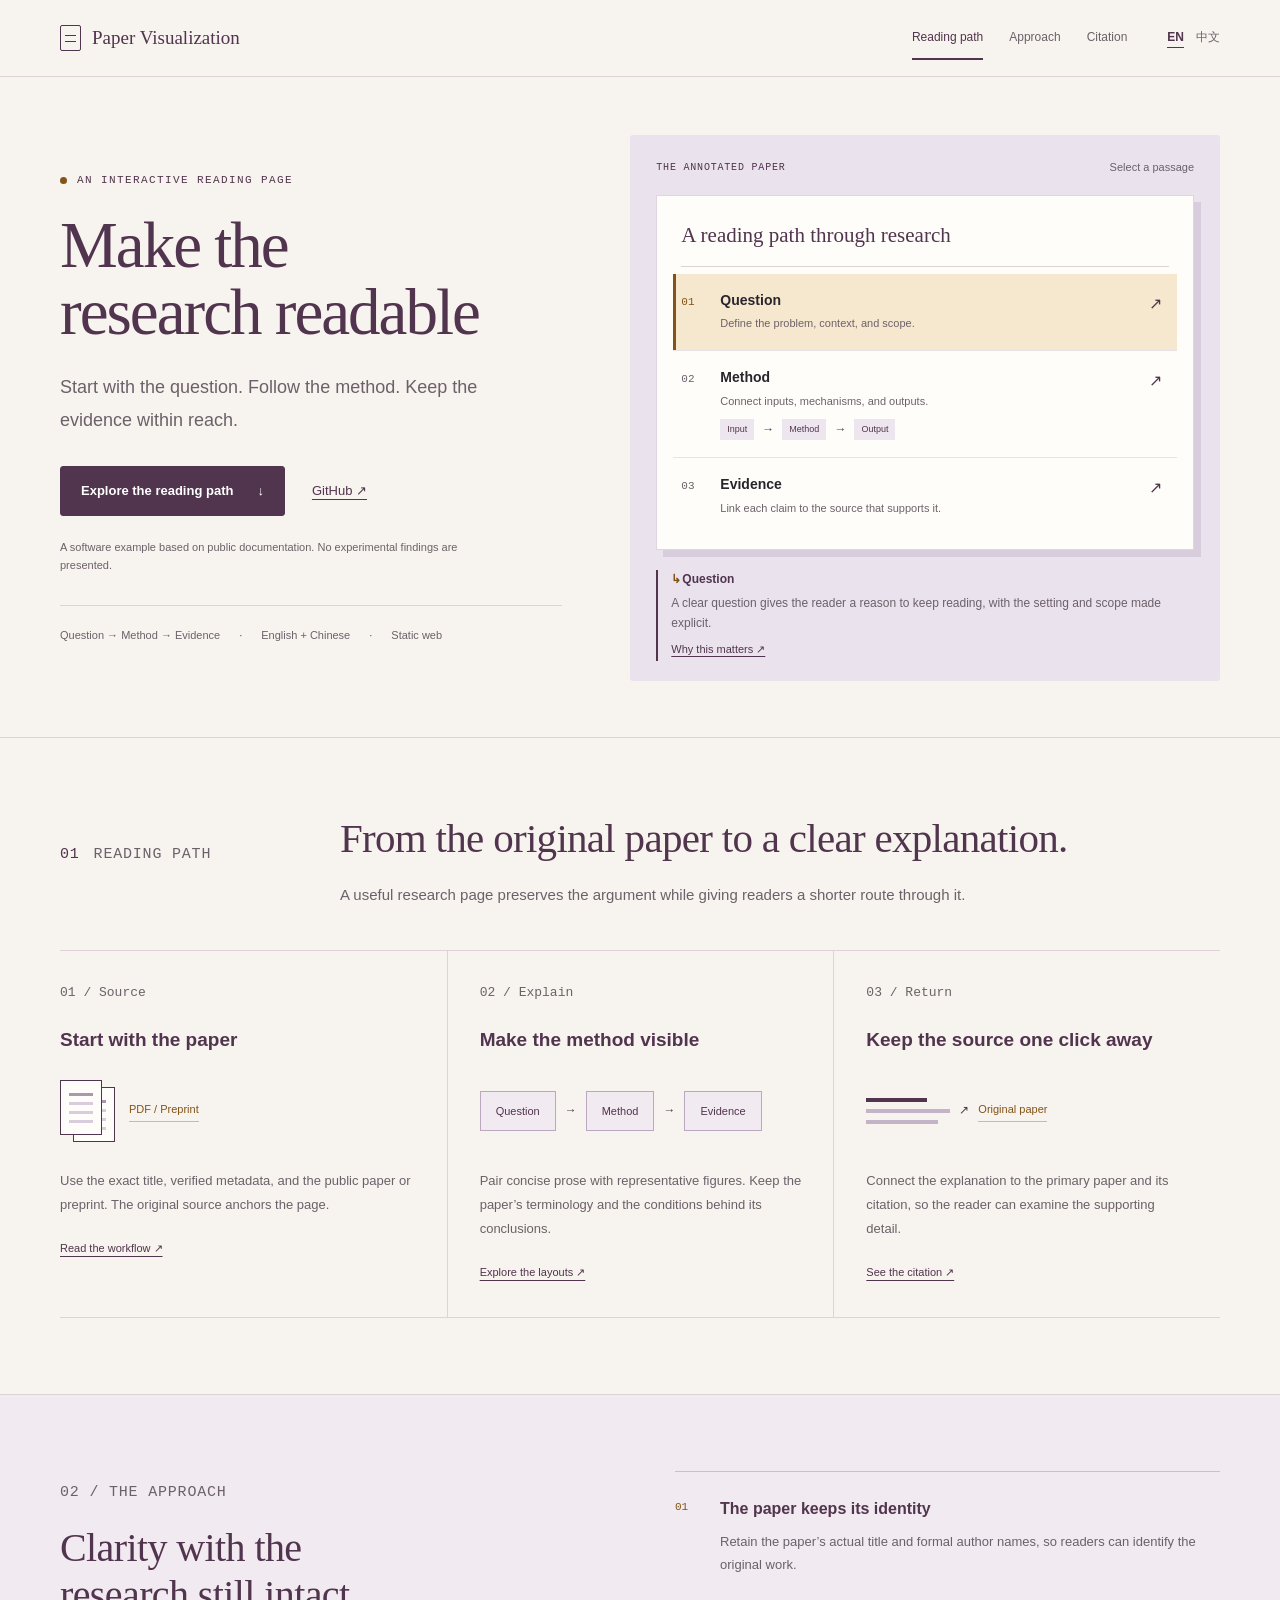
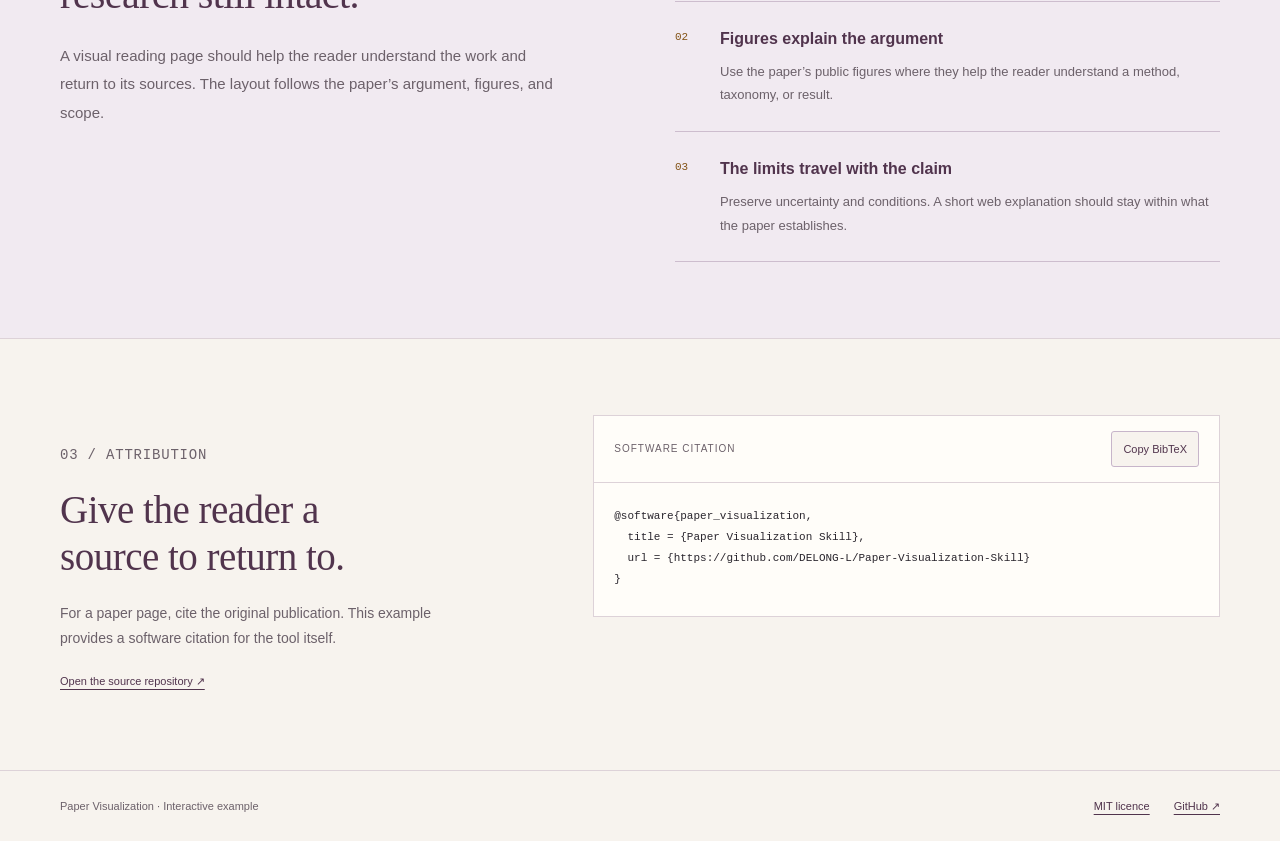
<file: examples/reading-demo/site/index.html>
<!doctype html>
<html lang="en">
<head>
  <meta charset="utf-8">
  <meta name="viewport" content="width=device-width,initial-scale=1">
  <title>Make the research readable</title>
  <meta name="description" content="Explore an interactive, bilingual reading page from the Paper Visualization skill.">
  <meta name="theme-color" content="#f7f3ee">
  <link rel="canonical" href="https://delong-l.github.io/Paper-Visualization-Skill/">
  <meta property="og:title" content="Make the research readable">
  <meta property="og:description" content="Explore an interactive, bilingual reading page from the Paper Visualization skill.">
  <meta property="og:type" content="website">
  <meta property="og:url" content="https://delong-l.github.io/Paper-Visualization-Skill/">
  <meta property="og:image" content="https://delong-l.github.io/Paper-Visualization-Skill/assets/preview-en.png">
  <meta name="twitter:card" content="summary_large_image">
  <meta name="twitter:title" content="Make the research readable">
  <meta name="twitter:description" content="Explore an interactive, bilingual reading page from the Paper Visualization skill.">
  <link rel="stylesheet" href="styles.css">
  <link rel="alternate" hreflang="en" href="https://delong-l.github.io/Paper-Visualization-Skill/" data-generated="alternate">
  <link rel="alternate" hreflang="zh-CN" href="https://delong-l.github.io/Paper-Visualization-Skill/zh/" data-generated="alternate">
  <link rel="alternate" hreflang="x-default" href="https://delong-l.github.io/Paper-Visualization-Skill/" data-generated="alternate">
</head>
<body id="top">
  <header class="site-header"><div class="shell topbar">
    <a class="brand serif" href="#top" aria-label="Back to top"><span class="brand-mark" aria-hidden="true"></span>Paper Visualization</a>
    <div class="header-end"><nav class="nav-links" aria-label="Primary navigation"><a href="#reading-path">Reading path</a><a href="#approach">Approach</a><a href="#citation">Citation</a></nav><nav class="languages" aria-label="Language"><a href="./" data-language lang="en" aria-current="page">EN</a><a href="zh/" data-language lang="zh-CN" >中文</a></nav></div>
  </div><div class="reading-progress" aria-hidden="true"></div></header>
  <main>
    <section class="hero"><div class="shell hero-grid">
      <div class="hero-copy"><p class="eyebrow">An interactive reading page</p><h1>Make the research readable</h1><p class="lede">Start with the question. Follow the method. Keep the evidence within reach.</p><div class="hero-actions"><a class="button-primary" href="#reading-path">Explore the reading path<span aria-hidden="true">↓</span></a><a class="quiet-link" href="https://github.com/DELONG-L/Paper-Visualization-Skill">GitHub ↗</a></div><p class="hero-note">A software example based on public documentation. No experimental findings are presented.</p><div class="fact-line"><span>Question → Method → Evidence</span><span>English + Chinese</span><span>Static web</span></div></div>
      <figure class="reading-canvas"><figcaption class="canvas-heading"><span>The annotated paper</span><span>Select a passage</span></figcaption><div class="paper-sheet"><p class="paper-heading serif">A reading path through research</p><div class="passage-list" role="tablist" aria-label="Select a reading passage" aria-orientation="vertical"><button class="passage" type="button" role="tab" id="passage-0" aria-selected="true" aria-controls="annotation-0" aria-label="Question" tabindex="0"><span class="passage-index">01</span><span><strong>Question</strong><small>Define the problem, context, and scope.</small></span><span class="passage-arrow" aria-hidden="true">↗</span></button><button class="passage" type="button" role="tab" id="passage-1" aria-selected="false" aria-controls="annotation-1" aria-label="Method" tabindex="-1"><span class="passage-index">02</span><span><strong>Method</strong><small>Connect inputs, mechanisms, and outputs.</small><span class="mechanism-mini" aria-hidden="true"><i>Input</i><b>→</b><i>Method</i><b>→</b><i>Output</i></span></span><span class="passage-arrow" aria-hidden="true">↗</span></button><button class="passage" type="button" role="tab" id="passage-2" aria-selected="false" aria-controls="annotation-2" aria-label="Evidence" tabindex="-1"><span class="passage-index">03</span><span><strong>Evidence</strong><small>Link each claim to the source that supports it.</small></span><span class="passage-arrow" aria-hidden="true">↗</span></button></div></div><div class="annotation" role="tabpanel" id="annotation-0" aria-labelledby="passage-0" tabindex="0" ><strong class="annotation-label">Question</strong><p>A clear question gives the reader a reason to keep reading, with the setting and scope made explicit.</p><button type="button" data-sources aria-label="Why this matters ↗">Why this matters ↗</button></div><div class="annotation" role="tabpanel" id="annotation-1" aria-labelledby="passage-1" tabindex="0" hidden><strong class="annotation-label">Method</strong><p>An explanation should connect what goes into the method with what it does and what comes out.</p><button type="button" data-sources aria-label="Why this matters ↗">Why this matters ↗</button></div><div class="annotation" role="tabpanel" id="annotation-2" aria-labelledby="passage-2" tabindex="0" hidden><strong class="annotation-label">Evidence</strong><p>Keep the conditions and limitations beside the claim, with a route back to the original evidence.</p><button type="button" data-sources aria-label="Why this matters ↗">Why this matters ↗</button></div></figure>
    </div></section>
    <section class="section" id="reading-path"><div class="shell"><div class="section-heading"><p class="section-index"><span>01</span>Reading path</p><div><h2>From the original paper to a clear explanation.</h2><p>A useful research page preserves the argument while giving readers a shorter route through it.</p></div></div><div class="steps"><article class="step"><p class="step-label">01 / Source</p><h3>Start with the paper</h3><div class="step-graphic"><div class="paper-stack" aria-hidden="true"><span class="mini-page"></span><span class="mini-page offset"></span></div><span class="small-tag">PDF / Preprint</span></div><p>Use the exact title, verified metadata, and the public paper or preprint. The original source anchors the page.</p><a href="https://github.com/DELONG-L/Paper-Visualization-Skill/blob/main/skills/paper-visualization/references/workflow.md" target="_blank" rel="noopener noreferrer">Read the workflow ↗</a></article><article class="step"><p class="step-label">02 / Explain</p><h3>Make the method visible</h3><div class="step-graphic"><span class="outline-node">Question</span><span aria-hidden="true">→</span><span class="outline-node">Method</span><span aria-hidden="true">→</span><span class="outline-node">Evidence</span></div><p>Pair concise prose with representative figures. Keep the paper’s terminology and the conditions behind its conclusions.</p><a href="https://github.com/DELONG-L/Paper-Visualization-Skill/blob/main/skills/paper-visualization/references/config-schema.md" target="_blank" rel="noopener noreferrer">Explore the layouts ↗</a></article><article class="step"><p class="step-label">03 / Return</p><h3>Keep the source one click away</h3><div class="step-graphic"><span class="reader-lines" aria-hidden="true"><i></i><i></i><i></i></span><span aria-hidden="true">↗</span><span class="small-tag">Original paper</span></div><p>Connect the explanation to the primary paper and its citation, so the reader can examine the supporting detail.</p><a href="#citation" >See the citation ↗</a></article></div></div></section>
    <section class="section approach" id="approach"><div class="shell approach-grid"><div class="approach-copy"><p class="section-index">02 / The approach</p><h2>Clarity with the research still intact.</h2><p>A visual reading page should help the reader understand the work and return to its sources. The layout follows the paper’s argument, figures, and scope.</p></div><ol class="scope-list"><li><span class="scope-number">01</span><div><h3>The paper keeps its identity</h3><p>Retain the paper’s actual title and formal author names, so readers can identify the original work.</p></div></li><li><span class="scope-number">02</span><div><h3>Figures explain the argument</h3><p>Use the paper’s public figures where they help the reader understand a method, taxonomy, or result.</p></div></li><li><span class="scope-number">03</span><div><h3>The limits travel with the claim</h3><p>Preserve uncertainty and conditions. A short web explanation should stay within what the paper establishes.</p></div></li></ol></div></section>
    <section class="section" id="citation"><div class="shell citation-grid"><div class="citation-copy"><p class="section-index">03 / Attribution</p><h2>Give the reader a source to return to.</h2><p>For a paper page, cite the original publication. This example provides a software citation for the tool itself.</p><a class="citation-link" href="https://github.com/DELONG-L/Paper-Visualization-Skill">Open the source repository ↗</a></div><div><div class="citation-box"><div class="citation-top"><span>Software citation</span><button class="copy-button" type="button" id="copy-citation" data-copied="BibTeX copied." data-error="Could not copy. Select the BibTeX text below.">Copy BibTeX</button></div><pre><code id="bibtex">@software{paper_visualization,
  title = {Paper Visualization Skill},
  url = {https://github.com/DELONG-L/Paper-Visualization-Skill}
}</code></pre></div><p class="copy-status" role="status" id="copy-status" aria-live="polite"></p></div></div></section>
  </main>
  <footer class="site-footer"><div class="shell footer-row"><span>Paper Visualization · Interactive example</span><nav aria-label="Citation"><a href="https://github.com/DELONG-L/Paper-Visualization-Skill/blob/main/LICENSE">MIT licence</a><a href="https://github.com/DELONG-L/Paper-Visualization-Skill">GitHub ↗</a></nav></div></footer>
  <dialog id="sources" aria-labelledby="source-title"><div class="dialog-top"><h2 id="source-title">Sources behind this example</h2><button type="button" class="dialog-close" id="close-sources" aria-label="Close sources">×</button></div><div class="dialog-body"><p>The reading principles on this page come from the skill’s public documentation.</p><ul class="source-list"><li><a href="https://github.com/DELONG-L/Paper-Visualization-Skill/blob/main/skills/paper-visualization/references/workflow.md" target="_blank" rel="noopener noreferrer">Content workflow ↗</a><p>Exact titles, representative figures, faithful summaries, and public-source boundaries.</p></li><li><a href="https://github.com/DELONG-L/Paper-Visualization-Skill/blob/main/skills/paper-visualization/references/config-schema.md" target="_blank" rel="noopener noreferrer">Configuration schema ↗</a><p>Separate language routes, section layouts, metadata, figures, and citation fields.</p></li><li><a href="https://github.com/DELONG-L/Paper-Visualization-Skill/blob/main/skills/paper-visualization/SKILL.md" target="_blank" rel="noopener noreferrer">Skill instructions ↗</a><p>A structured starting point with the option to edit HTML, CSS, and JavaScript directly.</p></li></ul><p class="dialog-note">This is a software demonstration. It makes no claim about scientific effectiveness.</p></div></dialog>
  <script src="script.js"></script>
</body>
</html>
</file>
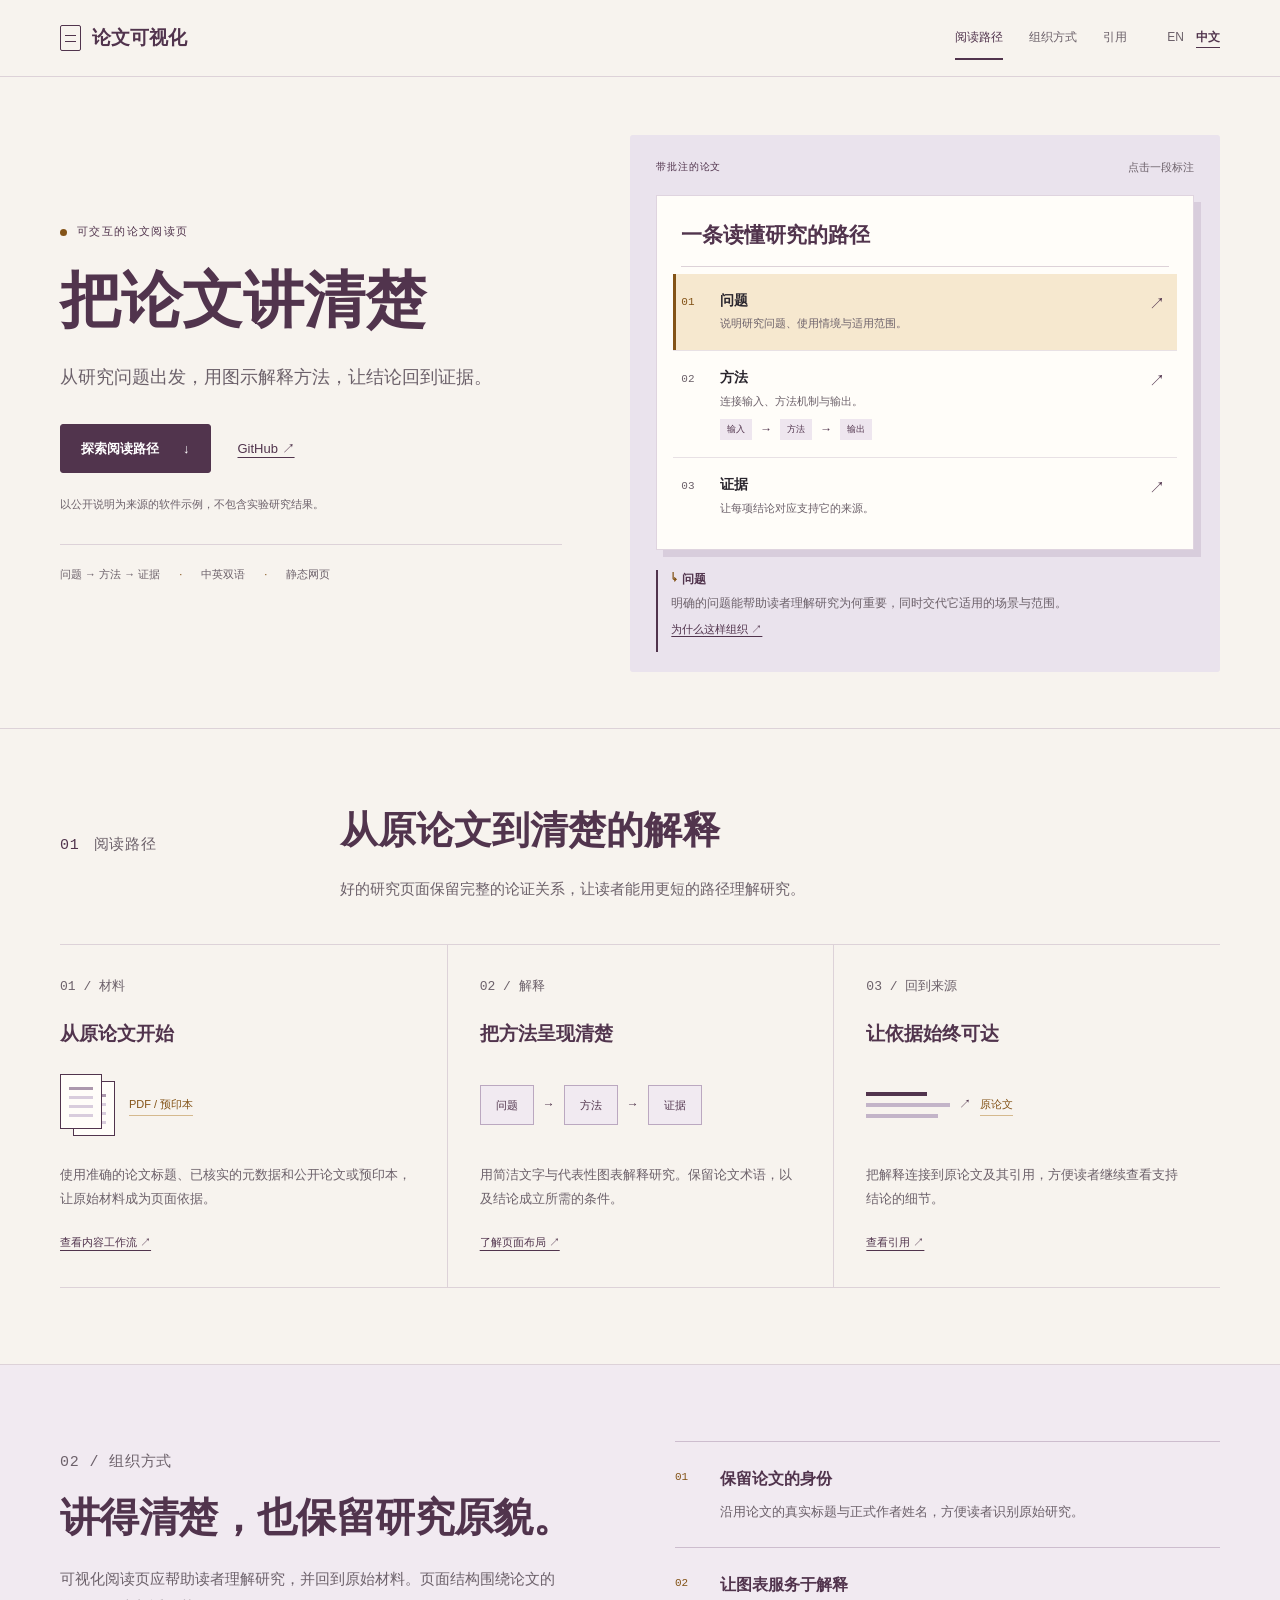
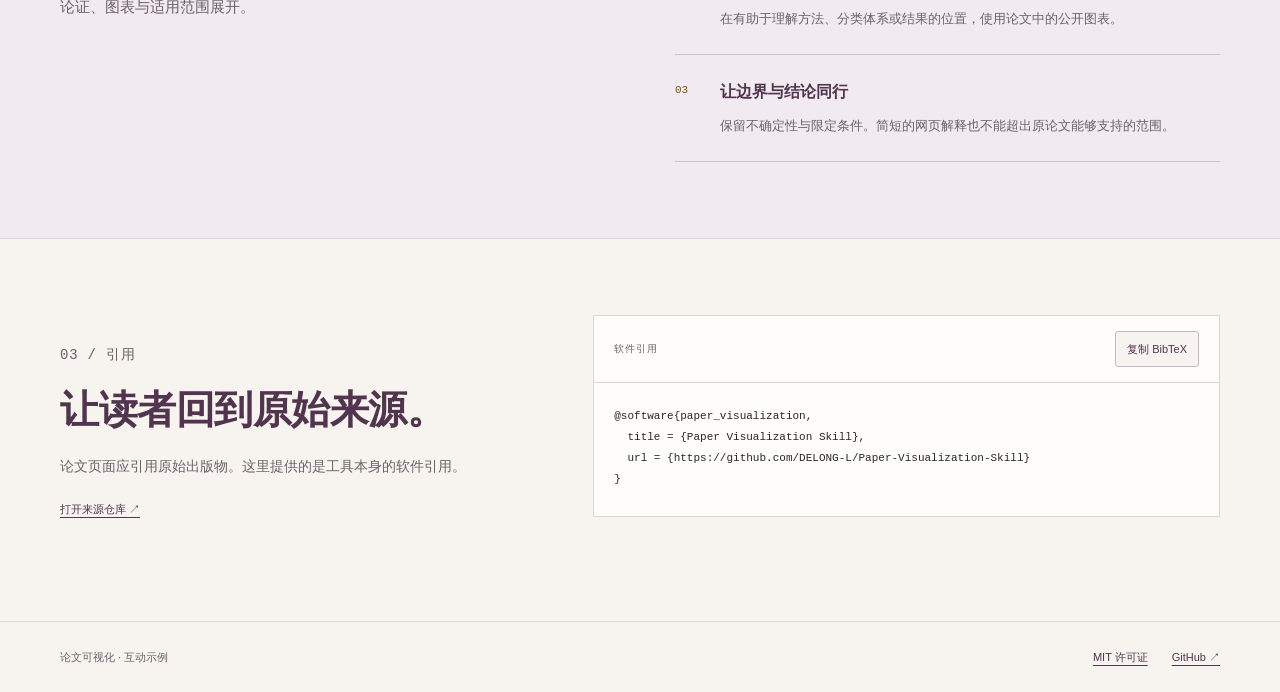
<file: examples/reading-demo/site/zh/index.html>
<!doctype html>
<html lang="zh-CN">
<head>
  <meta charset="utf-8">
  <meta name="viewport" content="width=device-width,initial-scale=1">
  <title>把论文讲清楚</title>
  <meta name="description" content="体验论文可视化技能生成的中英文交互式阅读页面。">
  <meta name="theme-color" content="#f7f3ee">
  <link rel="canonical" href="https://delong-l.github.io/Paper-Visualization-Skill/zh/">
  <meta property="og:title" content="把论文讲清楚">
  <meta property="og:description" content="体验论文可视化技能生成的中英文交互式阅读页面。">
  <meta property="og:type" content="website">
  <meta property="og:url" content="https://delong-l.github.io/Paper-Visualization-Skill/zh/">
  <meta property="og:image" content="https://delong-l.github.io/Paper-Visualization-Skill/assets/preview-zh.png">
  <meta name="twitter:card" content="summary_large_image">
  <meta name="twitter:title" content="把论文讲清楚">
  <meta name="twitter:description" content="体验论文可视化技能生成的中英文交互式阅读页面。">
  <link rel="stylesheet" href="styles.css">
  <link rel="alternate" hreflang="en" href="https://delong-l.github.io/Paper-Visualization-Skill/" data-generated="alternate">
  <link rel="alternate" hreflang="zh-CN" href="https://delong-l.github.io/Paper-Visualization-Skill/zh/" data-generated="alternate">
  <link rel="alternate" hreflang="x-default" href="https://delong-l.github.io/Paper-Visualization-Skill/" data-generated="alternate">
</head>
<body id="top">
  <header class="site-header"><div class="shell topbar">
    <a class="brand serif" href="#top" aria-label="返回顶部"><span class="brand-mark" aria-hidden="true"></span>论文可视化</a>
    <div class="header-end"><nav class="nav-links" aria-label="主导航"><a href="#reading-path">阅读路径</a><a href="#approach">组织方式</a><a href="#citation">引用</a></nav><nav class="languages" aria-label="切换语言"><a href="../" data-language lang="en" >EN</a><a href="./" data-language lang="zh-CN" aria-current="page">中文</a></nav></div>
  </div><div class="reading-progress" aria-hidden="true"></div></header>
  <main>
    <section class="hero"><div class="shell hero-grid">
      <div class="hero-copy"><p class="eyebrow">可交互的论文阅读页</p><h1>把论文讲清楚</h1><p class="lede">从研究问题出发，用图示解释方法，让结论回到证据。</p><div class="hero-actions"><a class="button-primary" href="#reading-path">探索阅读路径<span aria-hidden="true">↓</span></a><a class="quiet-link" href="https://github.com/DELONG-L/Paper-Visualization-Skill">GitHub ↗</a></div><p class="hero-note">以公开说明为来源的软件示例，不包含实验研究结果。</p><div class="fact-line"><span>问题 → 方法 → 证据</span><span>中英双语</span><span>静态网页</span></div></div>
      <figure class="reading-canvas"><figcaption class="canvas-heading"><span>带批注的论文</span><span>点击一段标注</span></figcaption><div class="paper-sheet"><p class="paper-heading serif">一条读懂研究的路径</p><div class="passage-list" role="tablist" aria-label="选择阅读标注" aria-orientation="vertical"><button class="passage" type="button" role="tab" id="passage-0" aria-selected="true" aria-controls="annotation-0" aria-label="问题" tabindex="0"><span class="passage-index">01</span><span><strong>问题</strong><small>说明研究问题、使用情境与适用范围。</small></span><span class="passage-arrow" aria-hidden="true">↗</span></button><button class="passage" type="button" role="tab" id="passage-1" aria-selected="false" aria-controls="annotation-1" aria-label="方法" tabindex="-1"><span class="passage-index">02</span><span><strong>方法</strong><small>连接输入、方法机制与输出。</small><span class="mechanism-mini" aria-hidden="true"><i>输入</i><b>→</b><i>方法</i><b>→</b><i>输出</i></span></span><span class="passage-arrow" aria-hidden="true">↗</span></button><button class="passage" type="button" role="tab" id="passage-2" aria-selected="false" aria-controls="annotation-2" aria-label="证据" tabindex="-1"><span class="passage-index">03</span><span><strong>证据</strong><small>让每项结论对应支持它的来源。</small></span><span class="passage-arrow" aria-hidden="true">↗</span></button></div></div><div class="annotation" role="tabpanel" id="annotation-0" aria-labelledby="passage-0" tabindex="0" ><strong class="annotation-label">问题</strong><p>明确的问题能帮助读者理解研究为何重要，同时交代它适用的场景与范围。</p><button type="button" data-sources aria-label="为什么这样组织 ↗">为什么这样组织 ↗</button></div><div class="annotation" role="tabpanel" id="annotation-1" aria-labelledby="passage-1" tabindex="0" hidden><strong class="annotation-label">方法</strong><p>方法解释应连接输入、处理机制与输出，让读者理解关键设计如何起作用。</p><button type="button" data-sources aria-label="为什么这样组织 ↗">为什么这样组织 ↗</button></div><div class="annotation" role="tabpanel" id="annotation-2" aria-labelledby="passage-2" tabindex="0" hidden><strong class="annotation-label">证据</strong><p>在结论附近保留成立条件与局限，并提供回到原始证据的路径。</p><button type="button" data-sources aria-label="为什么这样组织 ↗">为什么这样组织 ↗</button></div></figure>
    </div></section>
    <section class="section" id="reading-path"><div class="shell"><div class="section-heading"><p class="section-index"><span>01</span>阅读路径</p><div><h2>从原论文到清楚的解释</h2><p>好的研究页面保留完整的论证关系，让读者能用更短的路径理解研究。</p></div></div><div class="steps"><article class="step"><p class="step-label">01 / 材料</p><h3>从原论文开始</h3><div class="step-graphic"><div class="paper-stack" aria-hidden="true"><span class="mini-page"></span><span class="mini-page offset"></span></div><span class="small-tag">PDF / 预印本</span></div><p>使用准确的论文标题、已核实的元数据和公开论文或预印本，让原始材料成为页面依据。</p><a href="https://github.com/DELONG-L/Paper-Visualization-Skill/blob/main/skills/paper-visualization/references/workflow.md" target="_blank" rel="noopener noreferrer">查看内容工作流 ↗</a></article><article class="step"><p class="step-label">02 / 解释</p><h3>把方法呈现清楚</h3><div class="step-graphic"><span class="outline-node">问题</span><span aria-hidden="true">→</span><span class="outline-node">方法</span><span aria-hidden="true">→</span><span class="outline-node">证据</span></div><p>用简洁文字与代表性图表解释研究。保留论文术语，以及结论成立所需的条件。</p><a href="https://github.com/DELONG-L/Paper-Visualization-Skill/blob/main/skills/paper-visualization/references/config-schema.md" target="_blank" rel="noopener noreferrer">了解页面布局 ↗</a></article><article class="step"><p class="step-label">03 / 回到来源</p><h3>让依据始终可达</h3><div class="step-graphic"><span class="reader-lines" aria-hidden="true"><i></i><i></i><i></i></span><span aria-hidden="true">↗</span><span class="small-tag">原论文</span></div><p>把解释连接到原论文及其引用，方便读者继续查看支持结论的细节。</p><a href="#citation" >查看引用 ↗</a></article></div></div></section>
    <section class="section approach" id="approach"><div class="shell approach-grid"><div class="approach-copy"><p class="section-index">02 / 组织方式</p><h2>讲得清楚，也保留研究原貌。</h2><p>可视化阅读页应帮助读者理解研究，并回到原始材料。页面结构围绕论文的论证、图表与适用范围展开。</p></div><ol class="scope-list"><li><span class="scope-number">01</span><div><h3>保留论文的身份</h3><p>沿用论文的真实标题与正式作者姓名，方便读者识别原始研究。</p></div></li><li><span class="scope-number">02</span><div><h3>让图表服务于解释</h3><p>在有助于理解方法、分类体系或结果的位置，使用论文中的公开图表。</p></div></li><li><span class="scope-number">03</span><div><h3>让边界与结论同行</h3><p>保留不确定性与限定条件。简短的网页解释也不能超出原论文能够支持的范围。</p></div></li></ol></div></section>
    <section class="section" id="citation"><div class="shell citation-grid"><div class="citation-copy"><p class="section-index">03 / 引用</p><h2>让读者回到原始来源。</h2><p>论文页面应引用原始出版物。这里提供的是工具本身的软件引用。</p><a class="citation-link" href="https://github.com/DELONG-L/Paper-Visualization-Skill">打开来源仓库 ↗</a></div><div><div class="citation-box"><div class="citation-top"><span>软件引用</span><button class="copy-button" type="button" id="copy-citation" data-copied="BibTeX 已复制。" data-error="复制未成功，可以选择下方 BibTeX 文本。">复制 BibTeX</button></div><pre><code id="bibtex">@software{paper_visualization,
  title = {Paper Visualization Skill},
  url = {https://github.com/DELONG-L/Paper-Visualization-Skill}
}</code></pre></div><p class="copy-status" role="status" id="copy-status" aria-live="polite"></p></div></div></section>
  </main>
  <footer class="site-footer"><div class="shell footer-row"><span>论文可视化 · 互动示例</span><nav aria-label="引用"><a href="https://github.com/DELONG-L/Paper-Visualization-Skill/blob/main/LICENSE">MIT 许可证</a><a href="https://github.com/DELONG-L/Paper-Visualization-Skill">GitHub ↗</a></nav></div></footer>
  <dialog id="sources" aria-labelledby="source-title"><div class="dialog-top"><h2 id="source-title">示例内容的来源</h2><button type="button" class="dialog-close" id="close-sources" aria-label="关闭来源">×</button></div><div class="dialog-body"><p>本页的阅读组织原则来自技能的公开说明。</p><ul class="source-list"><li><a href="https://github.com/DELONG-L/Paper-Visualization-Skill/blob/main/skills/paper-visualization/references/workflow.md" target="_blank" rel="noopener noreferrer">内容工作流 ↗</a><p>准确的论文标题、代表性图表、忠实的摘要，以及公开内容的边界。</p></li><li><a href="https://github.com/DELONG-L/Paper-Visualization-Skill/blob/main/skills/paper-visualization/references/config-schema.md" target="_blank" rel="noopener noreferrer">配置格式 ↗</a><p>语言路由、页面布局、元数据、图表和引用字段。</p></li><li><a href="https://github.com/DELONG-L/Paper-Visualization-Skill/blob/main/skills/paper-visualization/SKILL.md" target="_blank" rel="noopener noreferrer">技能说明 ↗</a><p>先用结构化配置起步，也可以直接修改 HTML、CSS 和 JavaScript。</p></li></ul><p class="dialog-note">本页属于软件演示，不构成科研效果的证据。</p></div></dialog>
  <script src="script.js"></script>
</body>
</html>
</file>
<file: examples/reading-demo/site/styles.css>
:root{--paper:#f7f3ee;--white:#fffdf9;--ink:#29252d;--plum:#51344d;--muted:#6c616a;--line:#ddd2d8;--lilac:#eae3ed;--pale:#f1eaf1;--gold:#835317;--gold-pale:#f6e8cf;--shell:1160px;color-scheme:light}
*{box-sizing:border-box}html{scroll-behavior:auto;scroll-padding-top:90px}body{margin:0;background:var(--paper);color:var(--ink);font:16px/1.65 -apple-system,BlinkMacSystemFont,"Segoe UI","PingFang SC","Microsoft YaHei",sans-serif;-webkit-font-smoothing:antialiased}h1,h2,h3,p,figure{margin:0}a{color:inherit;text-underline-offset:4px}button,a{font:inherit;-webkit-tap-highlight-color:transparent}button{cursor:pointer}a:focus-visible,button:focus-visible,[tabindex]:focus-visible{outline:3px solid var(--plum);outline-offset:5px}img,svg{max-width:100%}[hidden]{display:none!important}.shell{width:min(var(--shell),calc(100% - 80px));margin-inline:auto}.serif,h1,h2{font-family:"Iowan Old Style","Palatino Linotype",Palatino,Georgia,serif;font-weight:500}html[lang="zh-CN"] .serif,html[lang="zh-CN"] h1,html[lang="zh-CN"] h2{font-family:"Songti SC","STSong","Noto Serif CJK SC","Source Han Serif SC",serif;font-weight:600}.mono{font-family:ui-monospace,SFMono-Regular,Consolas,monospace}
.site-header{position:sticky;top:0;z-index:20;background:var(--paper);border-bottom:1px solid var(--line)}.topbar{display:flex;align-items:center;justify-content:space-between;min-height:76px;gap:30px}.brand{display:flex;align-items:center;gap:11px;text-decoration:none;white-space:nowrap;font-size:19px;color:var(--plum)}.brand-mark{width:21px;height:26px;position:relative;border:1.5px solid var(--plum);border-radius:2px}.brand-mark:before,.brand-mark:after{content:"";position:absolute;left:4px;right:4px;height:1px;background:var(--plum)}.brand-mark:before{top:9px}.brand-mark:after{top:15px}.header-end{display:flex;gap:40px;align-items:center}.nav-links{display:flex;gap:26px;font-size:12px}.nav-links a{text-decoration:none;color:var(--muted);padding-block:10px}.nav-links a[aria-current]{color:var(--plum);box-shadow:0 2px 0 var(--plum)}.languages{display:flex;gap:12px;font-size:12px;white-space:nowrap}.languages a{color:var(--muted);text-decoration:none}.languages [aria-current]{color:var(--plum);font-weight:750;border-bottom:1px solid currentColor}.reading-progress{height:2px;position:absolute;bottom:-1px;left:0;width:0;background:var(--plum)}
.hero{padding:58px 0 56px;border-bottom:1px solid var(--line)}.hero-grid{display:grid;grid-template-columns:minmax(0,.92fr) minmax(0,1.08fr);gap:68px;align-items:center}.hero-grid>*{min-width:0}.eyebrow{display:flex;align-items:center;gap:10px;color:var(--plum);font:11px/1.5 ui-monospace,SFMono-Regular,Consolas,monospace;letter-spacing:1.4px;text-transform:uppercase}.eyebrow:before{content:"";width:7px;height:7px;background:var(--gold);border-radius:50%}h1{font-size:65px;line-height:1.03;letter-spacing:-2px;color:var(--plum);margin-top:24px;max-width:520px;text-wrap:balance}html[lang="zh-CN"] h1{font-size:61px;line-height:1.18;letter-spacing:0}.lede{font-size:18px;line-height:1.8;color:var(--muted);max-width:480px;margin-top:25px}.hero-actions{display:flex;align-items:center;gap:27px;flex-wrap:wrap;margin-top:30px}.button-primary{display:inline-flex;align-items:center;justify-content:center;gap:24px;background:var(--plum);color:#fff;padding:13px 20px;border:1px solid var(--plum);border-radius:3px;text-decoration:none;font-size:13px;font-weight:650}.button-primary:hover{background:#3d263b}.quiet-link{font-size:13px;color:var(--plum)}.hero-note{font-size:11px;line-height:1.7;color:var(--muted);margin-top:22px;max-width:400px}.fact-line{display:flex;gap:19px;align-items:center;flex-wrap:wrap;border-top:1px solid var(--line);padding-top:20px;margin-top:30px;color:var(--muted);font-size:11px}.fact-line span+span:before{content:"·";margin-right:19px;color:var(--gold)}
.reading-canvas{position:relative;background:var(--lilac);padding:25px 26px 20px;border-radius:3px}.canvas-heading{display:flex;justify-content:space-between;align-items:center;gap:18px;color:var(--plum);font:10px/1.4 ui-monospace,SFMono-Regular,Consolas,monospace;letter-spacing:.8px;text-transform:uppercase;margin-bottom:20px}.canvas-heading span:last-child{color:var(--muted);font:11px/1.4 -apple-system,sans-serif;letter-spacing:0;text-transform:none}.paper-sheet{background:var(--white);padding:25px 24px 15px;box-shadow:7px 7px 0 #d8cddc;border:1px solid #dfd4df;position:relative}.paper-heading{font-size:21px;line-height:1.35;color:var(--plum);padding-bottom:16px;border-bottom:1px solid var(--line)}.passage-list{display:grid;margin-top:7px}.passage{display:grid;grid-template-columns:27px 1fr 20px;gap:12px;text-align:left;align-items:start;padding:17px 8px;margin:0 -8px;background:transparent;border:0;border-bottom:1px solid #e8e1e5;color:var(--ink)}.passage:last-child{border-bottom:0}.passage[aria-selected="true"]{background:var(--gold-pale);box-shadow:inset 3px 0 0 var(--gold)}.passage:hover:not([aria-selected="true"]){background:#f3edf4}.passage[aria-selected="true"] .passage-index{color:var(--gold)}.passage-index{font:11px/1.4 ui-monospace,SFMono-Regular,Consolas,monospace;color:var(--muted);padding-top:4px}.passage strong{display:block;font-size:14px;font-weight:650;line-height:1.4}.passage small{display:block;font-size:11px;line-height:1.6;color:var(--muted);margin-top:5px}.passage-arrow{color:var(--plum);font-size:16px}.mechanism-mini{display:flex;align-items:center;gap:8px;margin-top:9px}.mechanism-mini i{font-style:normal;font-size:9px;color:var(--plum);background:#eee6ef;padding:3px 7px;white-space:nowrap}.mechanism-mini b{font-size:12px;font-weight:400;color:var(--plum)}.annotation{margin-top:20px;border-left:2px solid var(--plum);padding-left:13px;min-height:82px}.annotation strong{display:block;font-size:12px;font-weight:700;color:var(--plum)}.annotation p{font-size:12px;line-height:1.65;color:var(--muted);margin-top:4px}.annotation a,.annotation button{background:none;color:var(--plum);border:0;padding:0;font-size:11px;text-decoration:underline;text-underline-offset:3px;margin-top:6px}.annotation-label{position:relative;padding-left:11px}.annotation-label:before{position:absolute;left:0;content:"↳";color:var(--gold)}
.section{padding:76px 0}.section-heading{display:grid;grid-template-columns:220px 1fr;gap:60px;align-items:start;margin-bottom:42px}.section-index{color:var(--muted);font:11px/1.6 ui-monospace,SFMono-Regular,Consolas,monospace;letter-spacing:.8px;text-transform:uppercase;padding-top:8px}.section-index span{color:var(--plum);margin-right:14px}.section-heading h2{font-size:41px;line-height:1.18;letter-spacing:-.7px;color:var(--plum);max-width:760px;text-wrap:balance}html[lang="zh-CN"] .section-heading h2{font-size:38px;line-height:1.35;letter-spacing:0}.section-heading p{max-width:660px;font-size:15px;color:var(--muted);line-height:1.8;margin-top:19px}.steps{display:grid;grid-template-columns:repeat(3,minmax(0,1fr));gap:0;border-top:1px solid var(--line);border-bottom:1px solid var(--line)}.step{padding:30px 32px 32px 0;position:relative}.step+.step{border-left:1px solid var(--line);padding-left:32px}.step-label{font:11px/1.5 ui-monospace,SFMono-Regular,Consolas,monospace;color:var(--gold);margin-bottom:22px}.step h3{font-size:19px;line-height:1.35;font-weight:600;margin-bottom:14px;color:var(--plum)}.step p{font-size:13px;line-height:1.85;color:var(--muted)}.step a{display:inline-block;font-size:11px;color:var(--plum);margin-top:22px}.step-graphic{height:70px;display:flex;align-items:center;gap:9px;margin:23px 0;color:var(--plum);font-size:12px}.mini-page{width:42px;height:55px;border:1px solid var(--plum);background:var(--white);position:relative}.mini-page:before{content:"";position:absolute;left:8px;right:8px;top:12px;height:3px;background:#ac98ad;box-shadow:0 9px 0 #d9cddd,0 18px 0 #d9cddd,0 27px 0 #d9cddd}.mini-page.offset{margin-left:-29px;margin-top:7px;z-index:-1}.paper-stack{display:flex;position:relative;z-index:0;width:60px}.outline-node{padding:10px 15px;border:1px solid #bba8c0;background:var(--pale);white-space:nowrap;font-size:11px}.reader-lines{width:84px;display:grid;gap:7px}.reader-lines i{display:block;height:4px;background:#c3b4c8}.reader-lines i:first-child{width:72%;background:var(--plum)}.reader-lines i:last-child{width:85%}.small-tag{color:var(--gold);font-size:11px;border-bottom:1px solid #d5b98e;padding-bottom:2px}.approach{background:var(--pale);border-top:1px solid var(--line);border-bottom:1px solid var(--line)}.approach-grid{display:grid;grid-template-columns:minmax(0,1fr) minmax(0,1fr);gap:70px;align-items:start}.approach-copy h2{font-size:40px;line-height:1.17;color:var(--plum);margin:18px 0 23px;letter-spacing:-.6px}.approach-copy p{font-size:15px;line-height:1.9;color:var(--muted);max-width:500px}.scope-list{list-style:none;padding:0;margin:0;border-top:1px solid #cdbdce}.scope-list li{display:grid;grid-template-columns:28px 1fr;gap:17px;border-bottom:1px solid #cdbdce;padding:24px 0}.scope-number{font:11px/1.5 ui-monospace,SFMono-Regular,Consolas,monospace;color:var(--gold);padding-top:3px}.scope-list h3{font-size:16px;font-weight:650;color:var(--plum);margin-bottom:8px}.scope-list p{font-size:13px;line-height:1.8;color:var(--muted)}
.citation-grid{display:grid;grid-template-columns:minmax(0,.85fr) minmax(0,1.15fr);gap:70px;align-items:start}.citation-copy h2{font-size:39px;line-height:1.2;color:var(--plum);margin-top:18px;letter-spacing:-.5px}.citation-copy p{font-size:14px;line-height:1.85;color:var(--muted);margin-top:20px;max-width:410px}.citation-box{background:var(--white);border:1px solid var(--line);min-width:0}.citation-top{display:flex;align-items:center;justify-content:space-between;padding:15px 20px;border-bottom:1px solid var(--line);font-size:10px;color:var(--muted);letter-spacing:1px;text-transform:uppercase}.copy-button{font-size:11px;color:var(--plum);border:1px solid #c7b5ca;border-radius:3px;background:var(--paper);padding:8px 11px;letter-spacing:0;text-transform:none}.copy-button:hover{background:var(--lilac)}pre{margin:0;padding:23px 20px 26px;overflow:auto;font:11px/1.9 ui-monospace,SFMono-Regular,Consolas,monospace;color:var(--ink);tab-size:2}.citation-link{display:inline-block;color:var(--plum);font-size:11px;margin-top:20px}.copy-status{min-height:18px;font-size:11px;color:var(--plum);margin-top:10px}.site-footer{padding:26px 0;border-top:1px solid var(--line)}.footer-row{display:flex;justify-content:space-between;gap:25px;font-size:11px;color:var(--muted)}.footer-row nav{display:flex;gap:24px}.footer-row a{color:var(--plum)}
dialog{width:min(650px,calc(100% - 30px));max-height:calc(100svh - 36px);border:1px solid #c7b8ca;border-radius:4px;background:var(--paper);color:var(--ink);padding:0}dialog::backdrop{background:#29212dcc}.dialog-top{padding:20px 25px;border-bottom:1px solid var(--line);display:flex;justify-content:space-between;align-items:center;gap:18px}.dialog-top h2{font-size:26px;color:var(--plum)}.dialog-close{background:var(--white);border:1px solid var(--line);width:35px;height:35px;font-size:24px;line-height:1;color:var(--plum);border-radius:3px}.dialog-body{padding:25px;font-size:14px;line-height:1.85;color:var(--muted)}.source-list{list-style:none;padding:0;margin:22px 0 0}.source-list li{border-top:1px solid var(--line);padding:19px 0}.source-list a{color:var(--plum);font-size:14px;font-weight:650}.source-list p{font-size:13px;margin-top:7px}.dialog-note{border-left:2px solid var(--gold);padding-left:14px;margin-top:16px;font-size:12px}
@media(min-width:1550px){.hero{padding:76px 0 70px}}@media(max-width:1100px){.shell{width:calc(100% - 60px)}.hero-grid{gap:40px}h1{font-size:56px}html[lang="zh-CN"] h1{font-size:53px}.header-end{gap:25px}.nav-links{gap:18px}.reading-canvas{padding:20px}.paper-sheet{padding:21px 19px 12px}.section-heading{grid-template-columns:160px 1fr;gap:35px}.approach-grid,.citation-grid{gap:45px}}
@media(max-width:850px){.shell{width:calc(100% - 48px)}.hero{padding:42px 0 45px}.hero-grid{grid-template-columns:1fr;gap:36px}.hero-copy{max-width:650px}h1{font-size:58px;max-width:650px}html[lang="zh-CN"] h1{font-size:52px}.lede{max-width:640px;margin-top:21px;font-size:17px}.hero-note{max-width:600px}.fact-line{margin-top:23px}.reading-canvas{max-width:650px;width:100%;margin:0 auto}.section{padding:55px 0}.section-heading{grid-template-columns:1fr;gap:15px;margin-bottom:30px}.section-heading h2{font-size:37px}.approach-grid,.citation-grid{grid-template-columns:1fr;gap:32px}.step{padding-right:22px}.step+.step{padding-left:22px}.step h3{font-size:17px}.outline-node{padding:8px}.step-graphic{gap:6px}.citation-copy p{max-width:650px}.header-end{gap:22px}.brand{font-size:17px}.nav-links{gap:17px;font-size:11px}.languages{font-size:11px;gap:9px}.citation-box{max-width:100%}}
@media(max-width:640px){html{scroll-padding-top:124px}.shell{width:calc(100% - 40px)}.topbar{min-height:100px;gap:0;display:grid;grid-template-columns:1fr auto;align-content:center;row-gap:15px;padding:13px 0 12px}.brand{font-size:18px;gap:10px}.header-end{display:contents}.languages{grid-column:2;grid-row:1;font-size:12px;gap:13px}.nav-links{grid-column:1/-1;grid-row:2;justify-content:space-between;font-size:11px;gap:15px}.nav-links a{padding:0 0 4px}.hero{padding:31px 0 40px}.hero-grid{gap:30px}.eyebrow{font-size:10px;letter-spacing:1.1px}h1{font-size:46px;line-height:1.08;letter-spacing:-1px;margin-top:18px}html[lang="zh-CN"] h1{font-size:43px;line-height:1.23}.lede{font-size:16px;line-height:1.85;margin-top:18px}.hero-actions{gap:21px;margin-top:23px}.button-primary{padding:12px 16px;font-size:12px;gap:21px}.quiet-link{font-size:12px}.hero-note{font-size:11px;margin-top:18px}.fact-line{font-size:10px;gap:10px;margin-top:22px;padding-top:17px}.fact-line span+span:before{margin-right:10px}.reading-canvas{padding:17px 14px 15px}.canvas-heading{font-size:9px;letter-spacing:.5px;margin-bottom:14px;gap:10px}.canvas-heading span:last-child{font-size:10px}.paper-sheet{padding:19px 17px 11px;box-shadow:5px 5px 0 #d8cddc}.paper-heading{font-size:20px;padding-bottom:15px}.passage{padding:14px 8px;grid-template-columns:22px 1fr 15px;gap:9px}.passage strong{font-size:13px}.passage small{font-size:11px;line-height:1.65}.passage-index{font-size:10px}.mechanism-mini{gap:6px}.mechanism-mini i{font-size:8px;padding:4px 6px}.annotation{min-height:105px;margin-top:18px;padding-left:11px}.annotation p{font-size:11px;line-height:1.8}.section{padding:43px 0}.section-heading h2{font-size:32px;line-height:1.25}html[lang="zh-CN"] .section-heading h2{font-size:30px}.section-heading p{font-size:14px;line-height:1.9;margin-top:16px}.steps{grid-template-columns:1fr}.step,.step+.step{padding:25px 0;border-left:0}.step+.step{border-top:1px solid var(--line)}.step h3{font-size:20px}.step-label{margin-bottom:14px}.step p{font-size:14px}.step-graphic{height:55px;margin:20px 0}.outline-node{padding:10px 17px}.step a{margin-top:17px;font-size:12px}.approach-copy h2{font-size:32px;line-height:1.3;margin-top:16px}.approach-copy p{font-size:14px}.scope-list li{padding:23px 0;gap:12px;grid-template-columns:22px 1fr}.citation-copy h2{font-size:32px;line-height:1.3}.citation-top{padding:13px 15px}pre{padding:19px 15px 22px;font-size:10px;line-height:2}.footer-row{flex-direction:column;gap:13px;font-size:10px}.footer-row nav{gap:22px}.dialog-top{padding:18px 20px}.dialog-top h2{font-size:24px}.dialog-body{padding:21px;font-size:13px}.source-list a{font-size:13px}.source-list p{font-size:12px}.dialog-note{font-size:11px}}
@media(prefers-reduced-motion:reduce){html{scroll-behavior:auto}*,*:before,*:after{transition:none!important;animation:none!important}}@media print{.site-header,.hero-actions,button,.reading-progress,dialog{display:none!important}body{background:white}.hero,.section{padding:28px 0}.hero-grid{grid-template-columns:1fr 1fr}.shell{width:100%}.paper-sheet,.citation-box{box-shadow:none}.section,.reading-canvas{break-inside:avoid}a{color:inherit}}

@media(max-width:850px){.steps{grid-template-columns:1fr}.step,.step+.step{padding:26px 0;border-left:0}.step+.step{border-top:1px solid var(--line)}.step-graphic{height:60px}.step h3{font-size:20px}}

.section-heading>*,.approach-grid>*,.citation-grid>*{min-width:0}.approach-copy h2,.citation-copy h2{text-wrap:balance}
</file>
<file: examples/reading-demo/site/zh/styles.css>
:root{--paper:#f7f3ee;--white:#fffdf9;--ink:#29252d;--plum:#51344d;--muted:#6c616a;--line:#ddd2d8;--lilac:#eae3ed;--pale:#f1eaf1;--gold:#835317;--gold-pale:#f6e8cf;--shell:1160px;color-scheme:light}
*{box-sizing:border-box}html{scroll-behavior:auto;scroll-padding-top:90px}body{margin:0;background:var(--paper);color:var(--ink);font:16px/1.65 -apple-system,BlinkMacSystemFont,"Segoe UI","PingFang SC","Microsoft YaHei",sans-serif;-webkit-font-smoothing:antialiased}h1,h2,h3,p,figure{margin:0}a{color:inherit;text-underline-offset:4px}button,a{font:inherit;-webkit-tap-highlight-color:transparent}button{cursor:pointer}a:focus-visible,button:focus-visible,[tabindex]:focus-visible{outline:3px solid var(--plum);outline-offset:5px}img,svg{max-width:100%}[hidden]{display:none!important}.shell{width:min(var(--shell),calc(100% - 80px));margin-inline:auto}.serif,h1,h2{font-family:"Iowan Old Style","Palatino Linotype",Palatino,Georgia,serif;font-weight:500}html[lang="zh-CN"] .serif,html[lang="zh-CN"] h1,html[lang="zh-CN"] h2{font-family:"Songti SC","STSong","Noto Serif CJK SC","Source Han Serif SC",serif;font-weight:600}.mono{font-family:ui-monospace,SFMono-Regular,Consolas,monospace}
.site-header{position:sticky;top:0;z-index:20;background:var(--paper);border-bottom:1px solid var(--line)}.topbar{display:flex;align-items:center;justify-content:space-between;min-height:76px;gap:30px}.brand{display:flex;align-items:center;gap:11px;text-decoration:none;white-space:nowrap;font-size:19px;color:var(--plum)}.brand-mark{width:21px;height:26px;position:relative;border:1.5px solid var(--plum);border-radius:2px}.brand-mark:before,.brand-mark:after{content:"";position:absolute;left:4px;right:4px;height:1px;background:var(--plum)}.brand-mark:before{top:9px}.brand-mark:after{top:15px}.header-end{display:flex;gap:40px;align-items:center}.nav-links{display:flex;gap:26px;font-size:12px}.nav-links a{text-decoration:none;color:var(--muted);padding-block:10px}.nav-links a[aria-current]{color:var(--plum);box-shadow:0 2px 0 var(--plum)}.languages{display:flex;gap:12px;font-size:12px;white-space:nowrap}.languages a{color:var(--muted);text-decoration:none}.languages [aria-current]{color:var(--plum);font-weight:750;border-bottom:1px solid currentColor}.reading-progress{height:2px;position:absolute;bottom:-1px;left:0;width:0;background:var(--plum)}
.hero{padding:58px 0 56px;border-bottom:1px solid var(--line)}.hero-grid{display:grid;grid-template-columns:minmax(0,.92fr) minmax(0,1.08fr);gap:68px;align-items:center}.hero-grid>*{min-width:0}.eyebrow{display:flex;align-items:center;gap:10px;color:var(--plum);font:11px/1.5 ui-monospace,SFMono-Regular,Consolas,monospace;letter-spacing:1.4px;text-transform:uppercase}.eyebrow:before{content:"";width:7px;height:7px;background:var(--gold);border-radius:50%}h1{font-size:65px;line-height:1.03;letter-spacing:-2px;color:var(--plum);margin-top:24px;max-width:520px;text-wrap:balance}html[lang="zh-CN"] h1{font-size:61px;line-height:1.18;letter-spacing:0}.lede{font-size:18px;line-height:1.8;color:var(--muted);max-width:480px;margin-top:25px}.hero-actions{display:flex;align-items:center;gap:27px;flex-wrap:wrap;margin-top:30px}.button-primary{display:inline-flex;align-items:center;justify-content:center;gap:24px;background:var(--plum);color:#fff;padding:13px 20px;border:1px solid var(--plum);border-radius:3px;text-decoration:none;font-size:13px;font-weight:650}.button-primary:hover{background:#3d263b}.quiet-link{font-size:13px;color:var(--plum)}.hero-note{font-size:11px;line-height:1.7;color:var(--muted);margin-top:22px;max-width:400px}.fact-line{display:flex;gap:19px;align-items:center;flex-wrap:wrap;border-top:1px solid var(--line);padding-top:20px;margin-top:30px;color:var(--muted);font-size:11px}.fact-line span+span:before{content:"·";margin-right:19px;color:var(--gold)}
.reading-canvas{position:relative;background:var(--lilac);padding:25px 26px 20px;border-radius:3px}.canvas-heading{display:flex;justify-content:space-between;align-items:center;gap:18px;color:var(--plum);font:10px/1.4 ui-monospace,SFMono-Regular,Consolas,monospace;letter-spacing:.8px;text-transform:uppercase;margin-bottom:20px}.canvas-heading span:last-child{color:var(--muted);font:11px/1.4 -apple-system,sans-serif;letter-spacing:0;text-transform:none}.paper-sheet{background:var(--white);padding:25px 24px 15px;box-shadow:7px 7px 0 #d8cddc;border:1px solid #dfd4df;position:relative}.paper-heading{font-size:21px;line-height:1.35;color:var(--plum);padding-bottom:16px;border-bottom:1px solid var(--line)}.passage-list{display:grid;margin-top:7px}.passage{display:grid;grid-template-columns:27px 1fr 20px;gap:12px;text-align:left;align-items:start;padding:17px 8px;margin:0 -8px;background:transparent;border:0;border-bottom:1px solid #e8e1e5;color:var(--ink)}.passage:last-child{border-bottom:0}.passage[aria-selected="true"]{background:var(--gold-pale);box-shadow:inset 3px 0 0 var(--gold)}.passage:hover:not([aria-selected="true"]){background:#f3edf4}.passage[aria-selected="true"] .passage-index{color:var(--gold)}.passage-index{font:11px/1.4 ui-monospace,SFMono-Regular,Consolas,monospace;color:var(--muted);padding-top:4px}.passage strong{display:block;font-size:14px;font-weight:650;line-height:1.4}.passage small{display:block;font-size:11px;line-height:1.6;color:var(--muted);margin-top:5px}.passage-arrow{color:var(--plum);font-size:16px}.mechanism-mini{display:flex;align-items:center;gap:8px;margin-top:9px}.mechanism-mini i{font-style:normal;font-size:9px;color:var(--plum);background:#eee6ef;padding:3px 7px;white-space:nowrap}.mechanism-mini b{font-size:12px;font-weight:400;color:var(--plum)}.annotation{margin-top:20px;border-left:2px solid var(--plum);padding-left:13px;min-height:82px}.annotation strong{display:block;font-size:12px;font-weight:700;color:var(--plum)}.annotation p{font-size:12px;line-height:1.65;color:var(--muted);margin-top:4px}.annotation a,.annotation button{background:none;color:var(--plum);border:0;padding:0;font-size:11px;text-decoration:underline;text-underline-offset:3px;margin-top:6px}.annotation-label{position:relative;padding-left:11px}.annotation-label:before{position:absolute;left:0;content:"↳";color:var(--gold)}
.section{padding:76px 0}.section-heading{display:grid;grid-template-columns:220px 1fr;gap:60px;align-items:start;margin-bottom:42px}.section-index{color:var(--muted);font:11px/1.6 ui-monospace,SFMono-Regular,Consolas,monospace;letter-spacing:.8px;text-transform:uppercase;padding-top:8px}.section-index span{color:var(--plum);margin-right:14px}.section-heading h2{font-size:41px;line-height:1.18;letter-spacing:-.7px;color:var(--plum);max-width:760px;text-wrap:balance}html[lang="zh-CN"] .section-heading h2{font-size:38px;line-height:1.35;letter-spacing:0}.section-heading p{max-width:660px;font-size:15px;color:var(--muted);line-height:1.8;margin-top:19px}.steps{display:grid;grid-template-columns:repeat(3,minmax(0,1fr));gap:0;border-top:1px solid var(--line);border-bottom:1px solid var(--line)}.step{padding:30px 32px 32px 0;position:relative}.step+.step{border-left:1px solid var(--line);padding-left:32px}.step-label{font:11px/1.5 ui-monospace,SFMono-Regular,Consolas,monospace;color:var(--gold);margin-bottom:22px}.step h3{font-size:19px;line-height:1.35;font-weight:600;margin-bottom:14px;color:var(--plum)}.step p{font-size:13px;line-height:1.85;color:var(--muted)}.step a{display:inline-block;font-size:11px;color:var(--plum);margin-top:22px}.step-graphic{height:70px;display:flex;align-items:center;gap:9px;margin:23px 0;color:var(--plum);font-size:12px}.mini-page{width:42px;height:55px;border:1px solid var(--plum);background:var(--white);position:relative}.mini-page:before{content:"";position:absolute;left:8px;right:8px;top:12px;height:3px;background:#ac98ad;box-shadow:0 9px 0 #d9cddd,0 18px 0 #d9cddd,0 27px 0 #d9cddd}.mini-page.offset{margin-left:-29px;margin-top:7px;z-index:-1}.paper-stack{display:flex;position:relative;z-index:0;width:60px}.outline-node{padding:10px 15px;border:1px solid #bba8c0;background:var(--pale);white-space:nowrap;font-size:11px}.reader-lines{width:84px;display:grid;gap:7px}.reader-lines i{display:block;height:4px;background:#c3b4c8}.reader-lines i:first-child{width:72%;background:var(--plum)}.reader-lines i:last-child{width:85%}.small-tag{color:var(--gold);font-size:11px;border-bottom:1px solid #d5b98e;padding-bottom:2px}.approach{background:var(--pale);border-top:1px solid var(--line);border-bottom:1px solid var(--line)}.approach-grid{display:grid;grid-template-columns:minmax(0,1fr) minmax(0,1fr);gap:70px;align-items:start}.approach-copy h2{font-size:40px;line-height:1.17;color:var(--plum);margin:18px 0 23px;letter-spacing:-.6px}.approach-copy p{font-size:15px;line-height:1.9;color:var(--muted);max-width:500px}.scope-list{list-style:none;padding:0;margin:0;border-top:1px solid #cdbdce}.scope-list li{display:grid;grid-template-columns:28px 1fr;gap:17px;border-bottom:1px solid #cdbdce;padding:24px 0}.scope-number{font:11px/1.5 ui-monospace,SFMono-Regular,Consolas,monospace;color:var(--gold);padding-top:3px}.scope-list h3{font-size:16px;font-weight:650;color:var(--plum);margin-bottom:8px}.scope-list p{font-size:13px;line-height:1.8;color:var(--muted)}
.citation-grid{display:grid;grid-template-columns:minmax(0,.85fr) minmax(0,1.15fr);gap:70px;align-items:start}.citation-copy h2{font-size:39px;line-height:1.2;color:var(--plum);margin-top:18px;letter-spacing:-.5px}.citation-copy p{font-size:14px;line-height:1.85;color:var(--muted);margin-top:20px;max-width:410px}.citation-box{background:var(--white);border:1px solid var(--line);min-width:0}.citation-top{display:flex;align-items:center;justify-content:space-between;padding:15px 20px;border-bottom:1px solid var(--line);font-size:10px;color:var(--muted);letter-spacing:1px;text-transform:uppercase}.copy-button{font-size:11px;color:var(--plum);border:1px solid #c7b5ca;border-radius:3px;background:var(--paper);padding:8px 11px;letter-spacing:0;text-transform:none}.copy-button:hover{background:var(--lilac)}pre{margin:0;padding:23px 20px 26px;overflow:auto;font:11px/1.9 ui-monospace,SFMono-Regular,Consolas,monospace;color:var(--ink);tab-size:2}.citation-link{display:inline-block;color:var(--plum);font-size:11px;margin-top:20px}.copy-status{min-height:18px;font-size:11px;color:var(--plum);margin-top:10px}.site-footer{padding:26px 0;border-top:1px solid var(--line)}.footer-row{display:flex;justify-content:space-between;gap:25px;font-size:11px;color:var(--muted)}.footer-row nav{display:flex;gap:24px}.footer-row a{color:var(--plum)}
dialog{width:min(650px,calc(100% - 30px));max-height:calc(100svh - 36px);border:1px solid #c7b8ca;border-radius:4px;background:var(--paper);color:var(--ink);padding:0}dialog::backdrop{background:#29212dcc}.dialog-top{padding:20px 25px;border-bottom:1px solid var(--line);display:flex;justify-content:space-between;align-items:center;gap:18px}.dialog-top h2{font-size:26px;color:var(--plum)}.dialog-close{background:var(--white);border:1px solid var(--line);width:35px;height:35px;font-size:24px;line-height:1;color:var(--plum);border-radius:3px}.dialog-body{padding:25px;font-size:14px;line-height:1.85;color:var(--muted)}.source-list{list-style:none;padding:0;margin:22px 0 0}.source-list li{border-top:1px solid var(--line);padding:19px 0}.source-list a{color:var(--plum);font-size:14px;font-weight:650}.source-list p{font-size:13px;margin-top:7px}.dialog-note{border-left:2px solid var(--gold);padding-left:14px;margin-top:16px;font-size:12px}
@media(min-width:1550px){.hero{padding:76px 0 70px}}@media(max-width:1100px){.shell{width:calc(100% - 60px)}.hero-grid{gap:40px}h1{font-size:56px}html[lang="zh-CN"] h1{font-size:53px}.header-end{gap:25px}.nav-links{gap:18px}.reading-canvas{padding:20px}.paper-sheet{padding:21px 19px 12px}.section-heading{grid-template-columns:160px 1fr;gap:35px}.approach-grid,.citation-grid{gap:45px}}
@media(max-width:850px){.shell{width:calc(100% - 48px)}.hero{padding:42px 0 45px}.hero-grid{grid-template-columns:1fr;gap:36px}.hero-copy{max-width:650px}h1{font-size:58px;max-width:650px}html[lang="zh-CN"] h1{font-size:52px}.lede{max-width:640px;margin-top:21px;font-size:17px}.hero-note{max-width:600px}.fact-line{margin-top:23px}.reading-canvas{max-width:650px;width:100%;margin:0 auto}.section{padding:55px 0}.section-heading{grid-template-columns:1fr;gap:15px;margin-bottom:30px}.section-heading h2{font-size:37px}.approach-grid,.citation-grid{grid-template-columns:1fr;gap:32px}.step{padding-right:22px}.step+.step{padding-left:22px}.step h3{font-size:17px}.outline-node{padding:8px}.step-graphic{gap:6px}.citation-copy p{max-width:650px}.header-end{gap:22px}.brand{font-size:17px}.nav-links{gap:17px;font-size:11px}.languages{font-size:11px;gap:9px}.citation-box{max-width:100%}}
@media(max-width:640px){html{scroll-padding-top:124px}.shell{width:calc(100% - 40px)}.topbar{min-height:100px;gap:0;display:grid;grid-template-columns:1fr auto;align-content:center;row-gap:15px;padding:13px 0 12px}.brand{font-size:18px;gap:10px}.header-end{display:contents}.languages{grid-column:2;grid-row:1;font-size:12px;gap:13px}.nav-links{grid-column:1/-1;grid-row:2;justify-content:space-between;font-size:11px;gap:15px}.nav-links a{padding:0 0 4px}.hero{padding:31px 0 40px}.hero-grid{gap:30px}.eyebrow{font-size:10px;letter-spacing:1.1px}h1{font-size:46px;line-height:1.08;letter-spacing:-1px;margin-top:18px}html[lang="zh-CN"] h1{font-size:43px;line-height:1.23}.lede{font-size:16px;line-height:1.85;margin-top:18px}.hero-actions{gap:21px;margin-top:23px}.button-primary{padding:12px 16px;font-size:12px;gap:21px}.quiet-link{font-size:12px}.hero-note{font-size:11px;margin-top:18px}.fact-line{font-size:10px;gap:10px;margin-top:22px;padding-top:17px}.fact-line span+span:before{margin-right:10px}.reading-canvas{padding:17px 14px 15px}.canvas-heading{font-size:9px;letter-spacing:.5px;margin-bottom:14px;gap:10px}.canvas-heading span:last-child{font-size:10px}.paper-sheet{padding:19px 17px 11px;box-shadow:5px 5px 0 #d8cddc}.paper-heading{font-size:20px;padding-bottom:15px}.passage{padding:14px 8px;grid-template-columns:22px 1fr 15px;gap:9px}.passage strong{font-size:13px}.passage small{font-size:11px;line-height:1.65}.passage-index{font-size:10px}.mechanism-mini{gap:6px}.mechanism-mini i{font-size:8px;padding:4px 6px}.annotation{min-height:105px;margin-top:18px;padding-left:11px}.annotation p{font-size:11px;line-height:1.8}.section{padding:43px 0}.section-heading h2{font-size:32px;line-height:1.25}html[lang="zh-CN"] .section-heading h2{font-size:30px}.section-heading p{font-size:14px;line-height:1.9;margin-top:16px}.steps{grid-template-columns:1fr}.step,.step+.step{padding:25px 0;border-left:0}.step+.step{border-top:1px solid var(--line)}.step h3{font-size:20px}.step-label{margin-bottom:14px}.step p{font-size:14px}.step-graphic{height:55px;margin:20px 0}.outline-node{padding:10px 17px}.step a{margin-top:17px;font-size:12px}.approach-copy h2{font-size:32px;line-height:1.3;margin-top:16px}.approach-copy p{font-size:14px}.scope-list li{padding:23px 0;gap:12px;grid-template-columns:22px 1fr}.citation-copy h2{font-size:32px;line-height:1.3}.citation-top{padding:13px 15px}pre{padding:19px 15px 22px;font-size:10px;line-height:2}.footer-row{flex-direction:column;gap:13px;font-size:10px}.footer-row nav{gap:22px}.dialog-top{padding:18px 20px}.dialog-top h2{font-size:24px}.dialog-body{padding:21px;font-size:13px}.source-list a{font-size:13px}.source-list p{font-size:12px}.dialog-note{font-size:11px}}
@media(prefers-reduced-motion:reduce){html{scroll-behavior:auto}*,*:before,*:after{transition:none!important;animation:none!important}}@media print{.site-header,.hero-actions,button,.reading-progress,dialog{display:none!important}body{background:white}.hero,.section{padding:28px 0}.hero-grid{grid-template-columns:1fr 1fr}.shell{width:100%}.paper-sheet,.citation-box{box-shadow:none}.section,.reading-canvas{break-inside:avoid}a{color:inherit}}

@media(max-width:850px){.steps{grid-template-columns:1fr}.step,.step+.step{padding:26px 0;border-left:0}.step+.step{border-top:1px solid var(--line)}.step-graphic{height:60px}.step h3{font-size:20px}}

.section-heading>*,.approach-grid>*,.citation-grid>*{min-width:0}.approach-copy h2,.citation-copy h2{text-wrap:balance}
</file>
